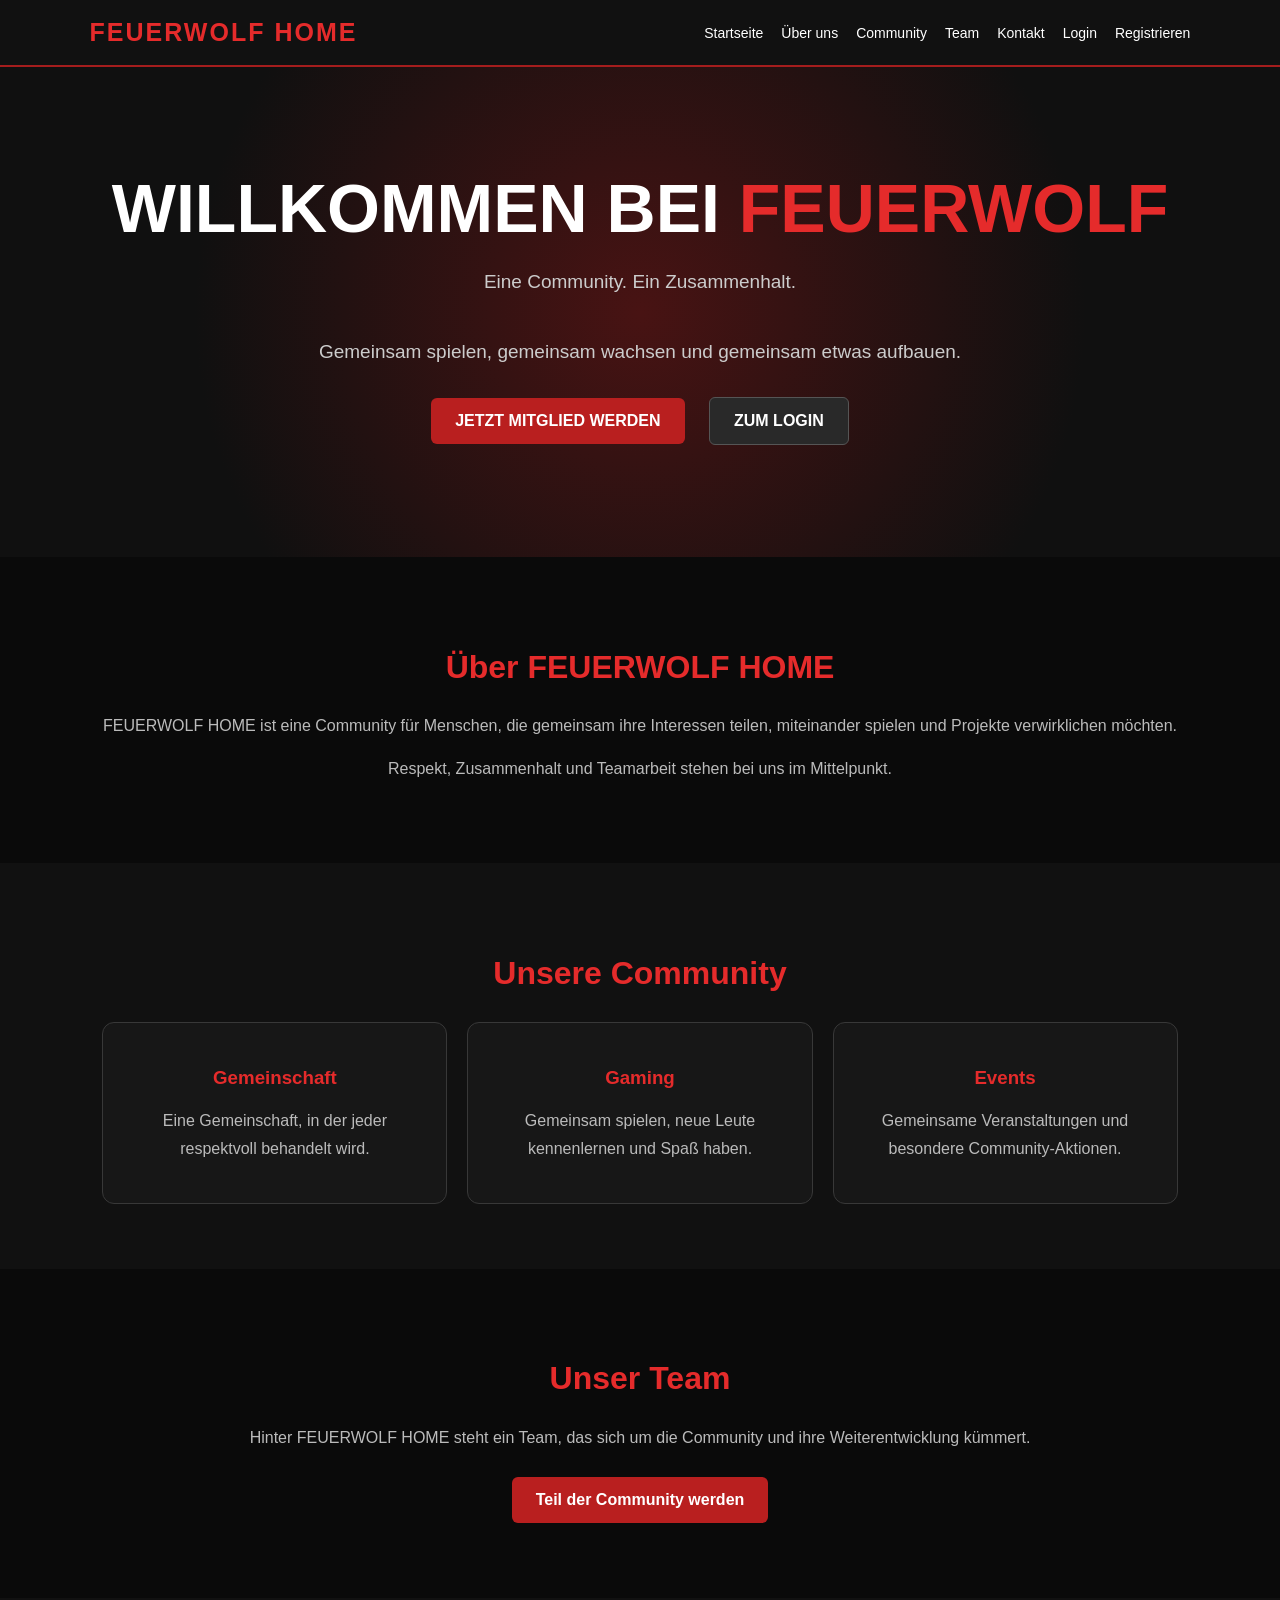
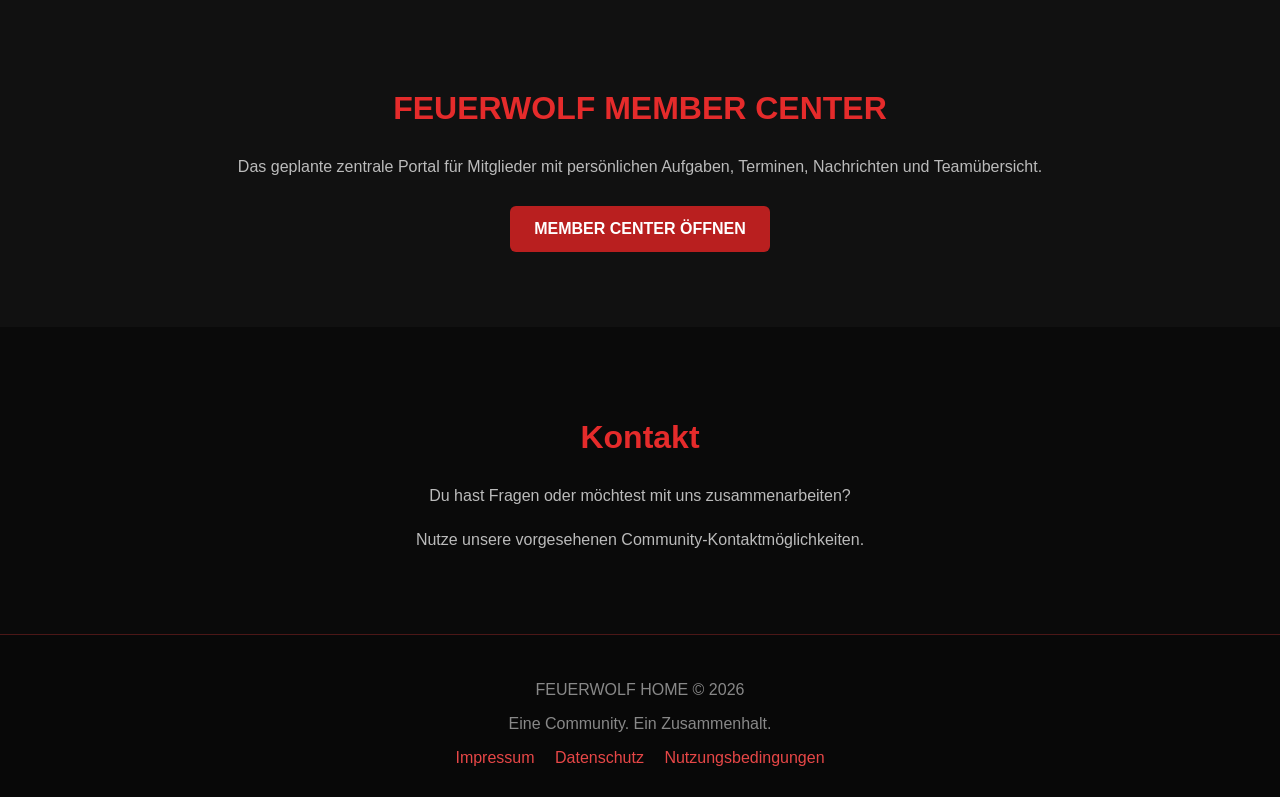
<file: index.html>
<!DOCTYPE html>
<html lang="de">
<head>
<meta charset="UTF-8">
<meta name="viewport" content="width=device-width, initial-scale=1.0">
<title>FEUERWOLF HOME – Eine Community. Ein Zusammenhalt.</title>
<style>
*{box-sizing:border-box;scroll-behavior:smooth}
body{margin:0;background:#0a0a0a;color:#f5f5f5;font-family:Arial,sans-serif}
header{background:#111;border-bottom:2px solid #a51d1d;padding:18px 7%;display:flex;justify-content:space-between;align-items:center;flex-wrap:wrap;gap:15px}
.logo{font-size:25px;font-weight:bold;color:#e52b2b;letter-spacing:2px}
nav{display:flex;gap:18px;flex-wrap:wrap}
nav a{color:white;text-decoration:none;font-size:14px}
nav a:hover{color:#f04444}
.hero{min-height:490px;display:flex;flex-direction:column;justify-content:center;align-items:center;text-align:center;padding:60px 20px;background:radial-gradient(circle at center,#481313,#101010 65%)}
.hero h1{font-size:clamp(36px,7vw,68px);margin:0;color:white}
.hero h1 span{color:#e52b2b}
.hero p{color:#ccc;font-size:19px}
.btn{display:inline-block;padding:14px 24px;margin:10px;background:#b91f1f;color:white;text-decoration:none;border-radius:6px;font-weight:bold}
.btn:hover{background:#e52b2b}
.btn.secondary{background:#292929;border:1px solid #555}
section{padding:65px 8%;text-align:center}
section h2{font-size:32px;color:#e52b2b}
section p{color:#bbb;line-height:1.7}
.cards{display:grid;grid-template-columns:repeat(auto-fit,minmax(220px,1fr));gap:20px;margin-top:30px}
.card{background:#171717;border:1px solid #383838;border-radius:12px;padding:25px}
.card h3{color:#e52b2b}
.dark{background:#111}
footer{background:#080808;border-top:1px solid #4b1717;padding:30px;text-align:center;color:#888}
footer a{color:#e74747;text-decoration:none;margin:8px}
</style>
</head>
<body>

<header>
  <div class="logo">FEUERWOLF HOME</div>
  <nav>
    <a href="#start">Startseite</a>
    <a href="#ueber">Über uns</a>
    <a href="#community">Community</a>
    <a href="#team">Team</a>
    <a href="#kontakt">Kontakt</a>
    <a href="login.html">Login</a>
    <a href="register.html">Registrieren</a>
  </nav>
</header>

<main>
<section class="hero" id="start">
  <h1>WILLKOMMEN BEI <span>FEUERWOLF</span></h1>
  <p>Eine Community. Ein Zusammenhalt.</p>
  <p>Gemeinsam spielen, gemeinsam wachsen und gemeinsam etwas aufbauen.</p>
  <div>
    <a class="btn" href="register.html">JETZT MITGLIED WERDEN</a>
    <a class="btn secondary" href="login.html">ZUM LOGIN</a>
  </div>
</section>

<section id="ueber">
  <h2>Über FEUERWOLF HOME</h2>
  <p>FEUERWOLF HOME ist eine Community für Menschen, die gemeinsam ihre Interessen teilen, miteinander spielen und Projekte verwirklichen möchten.</p>
  <p>Respekt, Zusammenhalt und Teamarbeit stehen bei uns im Mittelpunkt.</p>
</section>

<section class="dark" id="community">
  <h2>Unsere Community</h2>
  <div class="cards">
    <div class="card">
      <h3>Gemeinschaft</h3>
      <p>Eine Gemeinschaft, in der jeder respektvoll behandelt wird.</p>
    </div>
    <div class="card">
      <h3>Gaming</h3>
      <p>Gemeinsam spielen, neue Leute kennenlernen und Spaß haben.</p>
    </div>
    <div class="card">
      <h3>Events</h3>
      <p>Gemeinsame Veranstaltungen und besondere Community-Aktionen.</p>
    </div>
  </div>
</section>

<section id="team">
  <h2>Unser Team</h2>
  <p>Hinter FEUERWOLF HOME steht ein Team, das sich um die Community und ihre Weiterentwicklung kümmert.</p>
  <a class="btn" href="register.html">Teil der Community werden</a>
</section>

<section class="dark">
  <h2>FEUERWOLF MEMBER CENTER</h2>
  <p>Das geplante zentrale Portal für Mitglieder mit persönlichen Aufgaben, Terminen, Nachrichten und Teamübersicht.</p>
  <a class="btn" href="member.html">MEMBER CENTER ÖFFNEN</a>
</section>

<section id="kontakt">
  <h2>Kontakt</h2>
  <p>Du hast Fragen oder möchtest mit uns zusammenarbeiten?</p>
  <p>Nutze unsere vorgesehenen Community-Kontaktmöglichkeiten.</p>
</section>
</main>

<footer>
  <p>FEUERWOLF HOME © 2026</p>
  <p>Eine Community. Ein Zusammenhalt.</p>
  <a href="impressum.html">Impressum</a>
  <a href="datenschutz.html">Datenschutz</a>
  <a href="nutzungsbedingungen.html">Nutzungsbedingungen</a>
</footer>

</body>
</html>
</file>
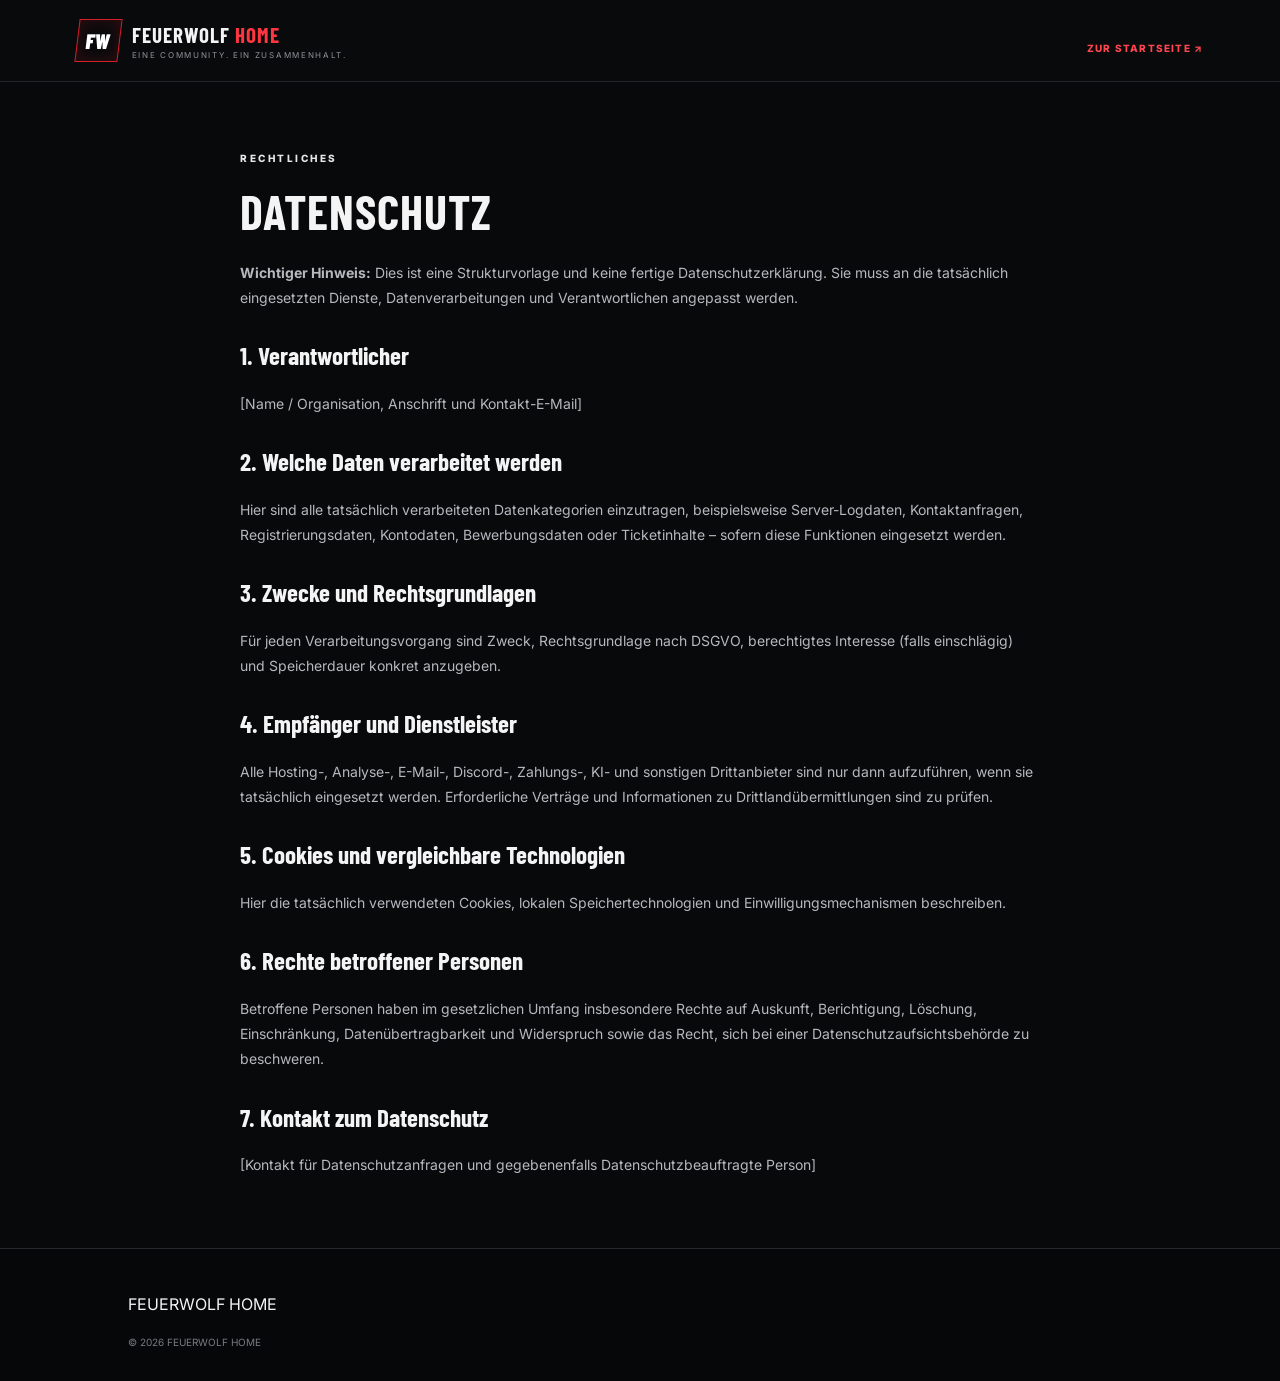
<file: datenschutz.html>
<!DOCTYPE html><html lang="de"><head><meta charset="UTF-8"><meta name="viewport" content="width=device-width, initial-scale=1"><title>Datenschutz | FEUERWOLF HOME</title><link rel="stylesheet" href="styles.css"></head><body><header class="site-header"><a class="brand" href="index.html"><div class="brand-mark">FW</div><div><strong>FEUERWOLF <em>HOME</em></strong><small>EINE COMMUNITY. EIN ZUSAMMENHALT.</small></div></a><a class="text-link" href="index.html">ZUR STARTSEITE ↗</a></header><main class="legal-page"><div class="section-tag">RECHTLICHES</div><h1>DATENSCHUTZ</h1><p><strong>Wichtiger Hinweis:</strong> Dies ist eine Strukturvorlage und keine fertige Datenschutzerklärung. Sie muss an die tatsächlich eingesetzten Dienste, Datenverarbeitungen und Verantwortlichen angepasst werden.</p><h2>1. Verantwortlicher</h2><p>[Name / Organisation, Anschrift und Kontakt-E-Mail]</p><h2>2. Welche Daten verarbeitet werden</h2><p>Hier sind alle tatsächlich verarbeiteten Datenkategorien einzutragen, beispielsweise Server-Logdaten, Kontaktanfragen, Registrierungsdaten, Kontodaten, Bewerbungsdaten oder Ticketinhalte – sofern diese Funktionen eingesetzt werden.</p><h2>3. Zwecke und Rechtsgrundlagen</h2><p>Für jeden Verarbeitungsvorgang sind Zweck, Rechtsgrundlage nach DSGVO, berechtigtes Interesse (falls einschlägig) und Speicherdauer konkret anzugeben.</p><h2>4. Empfänger und Dienstleister</h2><p>Alle Hosting-, Analyse-, E-Mail-, Discord-, Zahlungs-, KI- und sonstigen Drittanbieter sind nur dann aufzuführen, wenn sie tatsächlich eingesetzt werden. Erforderliche Verträge und Informationen zu Drittlandübermittlungen sind zu prüfen.</p><h2>5. Cookies und vergleichbare Technologien</h2><p>Hier die tatsächlich verwendeten Cookies, lokalen Speichertechnologien und Einwilligungsmechanismen beschreiben.</p><h2>6. Rechte betroffener Personen</h2><p>Betroffene Personen haben im gesetzlichen Umfang insbesondere Rechte auf Auskunft, Berichtigung, Löschung, Einschränkung, Datenübertragbarkeit und Widerspruch sowie das Recht, sich bei einer Datenschutzaufsichtsbehörde zu beschweren.</p><h2>7. Kontakt zum Datenschutz</h2><p>[Kontakt für Datenschutzanfragen und gegebenenfalls Datenschutzbeauftragte Person]</p></main><footer class="footer"><a href="index.html">FEUERWOLF HOME</a><p class="copyright">© 2026 FEUERWOLF HOME</p></footer></body></html>
</file>
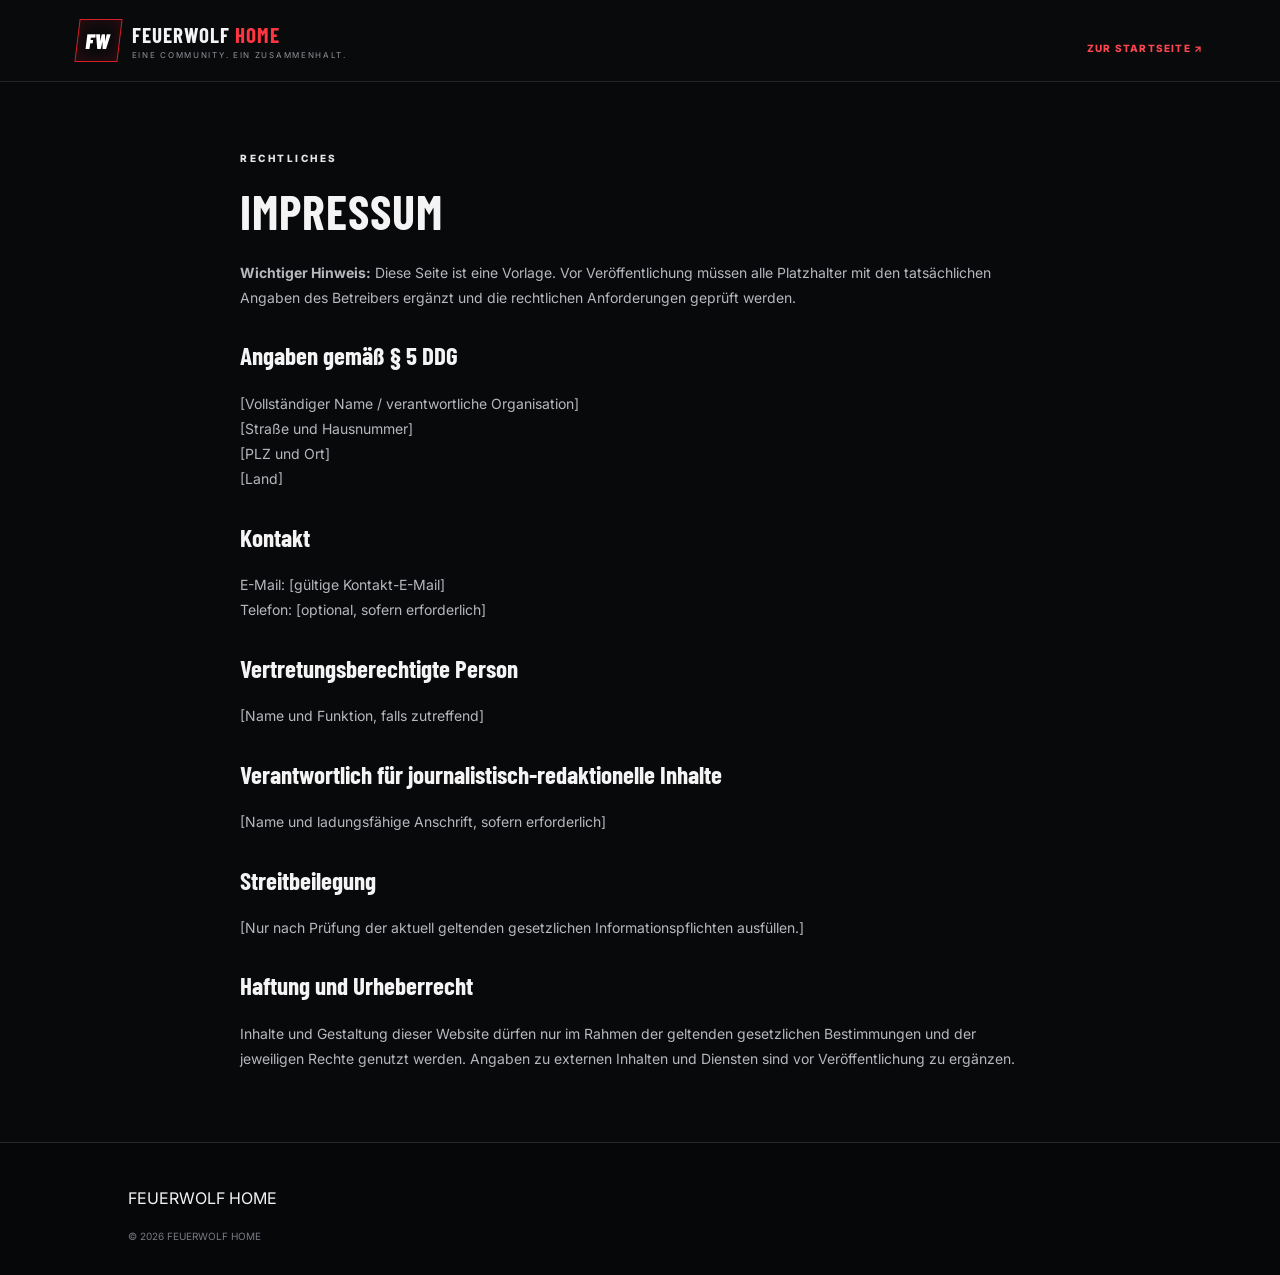
<file: impressum.html>
<!DOCTYPE html><html lang="de"><head><meta charset="UTF-8"><meta name="viewport" content="width=device-width, initial-scale=1"><title>Impressum | FEUERWOLF HOME</title><link rel="stylesheet" href="styles.css"></head><body><header class="site-header"><a class="brand" href="index.html"><div class="brand-mark">FW</div><div><strong>FEUERWOLF <em>HOME</em></strong><small>EINE COMMUNITY. EIN ZUSAMMENHALT.</small></div></a><a class="text-link" href="index.html">ZUR STARTSEITE ↗</a></header><main class="legal-page"><div class="section-tag">RECHTLICHES</div><h1>IMPRESSUM</h1><p><strong>Wichtiger Hinweis:</strong> Diese Seite ist eine Vorlage. Vor Veröffentlichung müssen alle Platzhalter mit den tatsächlichen Angaben des Betreibers ergänzt und die rechtlichen Anforderungen geprüft werden.</p><h2>Angaben gemäß § 5 DDG</h2><p>[Vollständiger Name / verantwortliche Organisation]<br>[Straße und Hausnummer]<br>[PLZ und Ort]<br>[Land]</p><h2>Kontakt</h2><p>E-Mail: [gültige Kontakt-E-Mail]<br>Telefon: [optional, sofern erforderlich]</p><h2>Vertretungsberechtigte Person</h2><p>[Name und Funktion, falls zutreffend]</p><h2>Verantwortlich für journalistisch-redaktionelle Inhalte</h2><p>[Name und ladungsfähige Anschrift, sofern erforderlich]</p><h2>Streitbeilegung</h2><p>[Nur nach Prüfung der aktuell geltenden gesetzlichen Informationspflichten ausfüllen.]</p><h2>Haftung und Urheberrecht</h2><p>Inhalte und Gestaltung dieser Website dürfen nur im Rahmen der geltenden gesetzlichen Bestimmungen und der jeweiligen Rechte genutzt werden. Angaben zu externen Inhalten und Diensten sind vor Veröffentlichung zu ergänzen.</p></main><footer class="footer"><a href="index.html">FEUERWOLF HOME</a><p class="copyright">© 2026 FEUERWOLF HOME</p></footer></body></html>
</file>
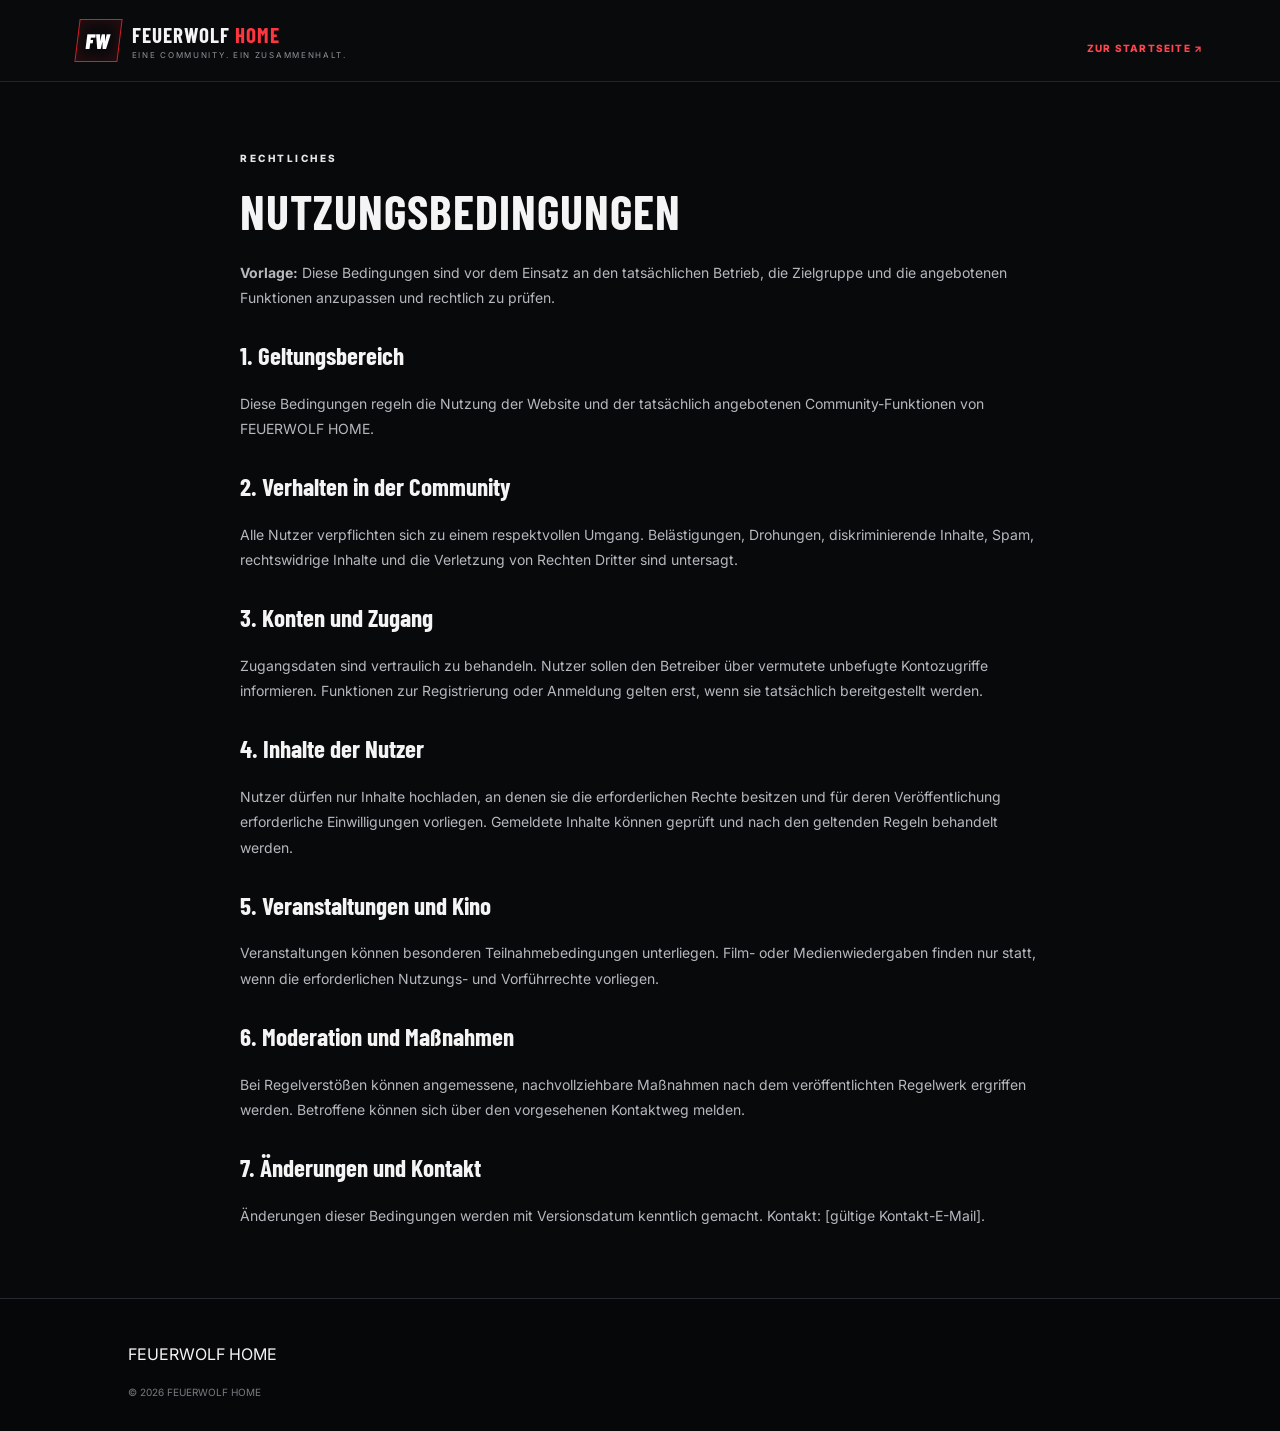
<file: nutzungsbedingungen.html>
<!DOCTYPE html><html lang="de"><head><meta charset="UTF-8"><meta name="viewport" content="width=device-width, initial-scale=1"><title>Nutzungsbedingungen | FEUERWOLF HOME</title><link rel="stylesheet" href="styles.css"></head><body><header class="site-header"><a class="brand" href="index.html"><div class="brand-mark">FW</div><div><strong>FEUERWOLF <em>HOME</em></strong><small>EINE COMMUNITY. EIN ZUSAMMENHALT.</small></div></a><a class="text-link" href="index.html">ZUR STARTSEITE ↗</a></header><main class="legal-page"><div class="section-tag">RECHTLICHES</div><h1>NUTZUNGSBEDINGUNGEN</h1><p><strong>Vorlage:</strong> Diese Bedingungen sind vor dem Einsatz an den tatsächlichen Betrieb, die Zielgruppe und die angebotenen Funktionen anzupassen und rechtlich zu prüfen.</p><h2>1. Geltungsbereich</h2><p>Diese Bedingungen regeln die Nutzung der Website und der tatsächlich angebotenen Community-Funktionen von FEUERWOLF HOME.</p><h2>2. Verhalten in der Community</h2><p>Alle Nutzer verpflichten sich zu einem respektvollen Umgang. Belästigungen, Drohungen, diskriminierende Inhalte, Spam, rechtswidrige Inhalte und die Verletzung von Rechten Dritter sind untersagt.</p><h2>3. Konten und Zugang</h2><p>Zugangsdaten sind vertraulich zu behandeln. Nutzer sollen den Betreiber über vermutete unbefugte Kontozugriffe informieren. Funktionen zur Registrierung oder Anmeldung gelten erst, wenn sie tatsächlich bereitgestellt werden.</p><h2>4. Inhalte der Nutzer</h2><p>Nutzer dürfen nur Inhalte hochladen, an denen sie die erforderlichen Rechte besitzen und für deren Veröffentlichung erforderliche Einwilligungen vorliegen. Gemeldete Inhalte können geprüft und nach den geltenden Regeln behandelt werden.</p><h2>5. Veranstaltungen und Kino</h2><p>Veranstaltungen können besonderen Teilnahmebedingungen unterliegen. Film- oder Medienwiedergaben finden nur statt, wenn die erforderlichen Nutzungs- und Vorführrechte vorliegen.</p><h2>6. Moderation und Maßnahmen</h2><p>Bei Regelverstößen können angemessene, nachvollziehbare Maßnahmen nach dem veröffentlichten Regelwerk ergriffen werden. Betroffene können sich über den vorgesehenen Kontaktweg melden.</p><h2>7. Änderungen und Kontakt</h2><p>Änderungen dieser Bedingungen werden mit Versionsdatum kenntlich gemacht. Kontakt: [gültige Kontakt-E-Mail].</p></main><footer class="footer"><a href="index.html">FEUERWOLF HOME</a><p class="copyright">© 2026 FEUERWOLF HOME</p></footer></body></html>
</file>
<file: styles.css>
@import url('https://fonts.googleapis.com/css2?family=Barlow+Condensed:wght@500;600;700;800;900&family=Inter:wght@400;500;600;700;800&display=swap');
:root{--bg:#08090b;--panel:#111317;--red:#d51f2a;--red2:#ff3540;--text:#f4f4f5;--muted:#a2a4aa;--line:#292c32}
*{box-sizing:border-box}html{scroll-behavior:smooth;scroll-padding-top:90px}body{margin:0;background:var(--bg);color:var(--text);font-family:Inter,Arial,sans-serif}a{color:inherit;text-decoration:none}.topline{height:30px;background:#a9141e;color:#fff;font-size:10px;font-weight:800;letter-spacing:2px;display:flex;align-items:center;justify-content:center;gap:9px}.pulse{width:6px;height:6px;border-radius:50%;background:#fff;box-shadow:0 0 10px #fff}.site-header{height:82px;padding:0 6vw;display:flex;align-items:center;justify-content:space-between;background:#090a0c;border-bottom:1px solid #22252a;position:sticky;top:0;z-index:20}.brand{display:flex;align-items:center;gap:12px}.brand-mark{width:43px;height:43px;border:1px solid var(--red);display:grid;place-items:center;color:#fff;font-family:'Barlow Condensed';font-weight:900;font-size:21px;transform:skew(-7deg);box-shadow:inset 0 0 16px #d51f2a33}.brand strong{display:block;font-family:'Barlow Condensed';font-size:21px;letter-spacing:1px}.brand em{font-style:normal;color:var(--red2)}.brand small{display:block;font-size:8px;color:#92949a;letter-spacing:1.7px;margin-top:3px}.nav{display:flex;align-items:center;gap:27px;font-size:11px;color:#c4c5c9;font-weight:600}.nav a:hover,.footer-links a:hover{color:#fff}.nav-login{border:1px solid #a51a24;padding:12px 17px;color:#fff}.menu-toggle{display:none;background:none;border:0;color:white;font-size:25px}.hero{min-height:650px;position:relative;overflow:hidden;display:flex;align-items:center;padding:85px 10vw;background:radial-gradient(ellipse at 78% 50%,#68151d55 0,transparent 42%),linear-gradient(110deg,#08090b 35%,#141014 100%)}.hero:after{content:"";position:absolute;inset:0;background:linear-gradient(90deg,#08090b 0%,transparent 75%),repeating-linear-gradient(125deg,transparent 0 80px,#ffffff05 81px 82px);pointer-events:none}.hero-bg{position:absolute;right:5%;top:8%;width:48%;height:80%;border:1px solid #a51a2433;transform:skew(-12deg);background:linear-gradient(145deg,#ed29351a,#09090b 65%);box-shadow:0 0 100px #b21d2a18}.hero-content{position:relative;z-index:2;max-width:690px}.eyebrow,.section-tag{font-size:10px;font-weight:800;letter-spacing:2.5px;color:#e7e7e9}.eyebrow{display:flex;align-items:center;gap:10px}.eyebrow span{width:25px;height:2px;background:var(--red2)}h1,h2,h3,p{margin-top:0}h1,h2,h3{font-family:'Barlow Condensed',Impact,sans-serif}h1{font-size:clamp(55px,7vw,94px);line-height:.91;letter-spacing:1px;margin:26px 0}h1 span,h2 span{color:var(--red2)}.hero-lead{font-size:19px;font-weight:700;margin-bottom:12px}.hero-copy{max-width:550px;color:#b8b9bf;line-height:1.8;font-size:14px}.hero-actions{display:flex;gap:13px;flex-wrap:wrap;margin-top:28px}.btn{display:inline-flex;align-items:center;gap:22px;padding:15px 20px;font-size:10px;font-weight:800;letter-spacing:1px}.btn-primary{background:var(--red);color:white;box-shadow:0 8px 28px #d51f2a33}.btn-primary:hover{background:#f02b36}.btn-outline{border:1px solid #555961;color:#fff}.hero-note{margin-top:52px;color:#85878e;font-size:9px;letter-spacing:2px;display:flex;align-items:center;gap:12px}.red-line{width:35px;height:2px;background:var(--red)}.hero-emblem{position:absolute;right:13%;top:29%;z-index:1;width:260px;height:300px;display:flex;flex-direction:column;align-items:center;justify-content:center;color:#fff;font-family:'Barlow Condensed';font-weight:900;letter-spacing:5px;text-align:center;text-shadow:0 0 25px #ef2634}.wolf-ring{width:205px;height:205px;border:2px solid #c82b36;border-radius:48% 48% 42% 42%;display:grid;place-items:center;font-size:90px;color:#d7d7d9;background:radial-gradient(circle,#6e171f55,#09090b 70%);box-shadow:0 0 55px #d51f2a33,inset 0 0 35px #d51f2a22}.hero-emblem span{font-size:15px;margin-top:14px}.hero-bottom{position:absolute;bottom:25px;left:6vw;right:6vw;display:flex;justify-content:space-between;color:#666970;font-size:9px;letter-spacing:2px;z-index:2}.section{padding:100px 10vw}.intro{background:#0d0f12}.intro-grid{display:grid;grid-template-columns:1fr 1fr;gap:8%;margin-top:35px}.intro h2,.section-head h2,.cinema h2,.join h2{font-size:clamp(43px,5vw,66px);line-height:.95;margin:0}.intro-grid p{color:var(--muted);font-size:14px;line-height:1.9}.intro-grid .large{color:#f2f2f3;font-size:19px;line-height:1.5}.text-link{display:inline-block;color:#ff4650;font-size:10px;font-weight:800;letter-spacing:1.2px;margin-top:15px}.areas{background:#090a0c}.section-head{display:flex;align-items:end;justify-content:space-between;gap:35px;margin-bottom:40px}.section-head h2{margin-top:15px}.section-head>p{max-width:360px;color:var(--muted);font-size:13px;line-height:1.8;margin-bottom:4px}.cards{display:grid;grid-template-columns:repeat(3,1fr);gap:14px}.feature-card{position:relative;min-height:230px;background:linear-gradient(145deg,#17191e,#0f1013);border:1px solid #282b31;padding:27px;transition:.2s}.feature-card:hover{border-color:#a8202b;transform:translateY(-3px)}.card-icon{font-size:25px;color:var(--red2);margin-bottom:24px}.card-no{position:absolute;right:25px;top:25px;color:#555860;font-family:'Barlow Condensed';font-size:22px}.feature-card h3{font-size:24px;letter-spacing:1px;margin-bottom:10px}.feature-card p{font-size:12px;line-height:1.7;color:#a7a9af;min-height:60px}.feature-card a{font-size:9px;font-weight:800;color:#ff4650;letter-spacing:1px}.cinema{display:grid;grid-template-columns:1fr 1fr;gap:8%;align-items:center;background:linear-gradient(110deg,#151014,#0b0c0e)}.cinema-art{padding:35px;background:#09090b;border:1px solid #482027;box-shadow:0 20px 60px #000}.screen{height:245px;border:7px solid #292a2e;background:radial-gradient(ellipse at center,#59151d,#100b0d 70%);display:flex;align-items:center;justify-content:center;flex-direction:column;gap:15px;box-shadow:0 0 35px #d51f2a22 inset}.screen-play{width:55px;height:55px;border:1px solid #ff4650;border-radius:50%;display:grid;place-items:center;color:#fff;padding-left:4px}.screen span{font-family:'Barlow Condensed';font-size:20px;letter-spacing:3px}.seat-row{text-align:center;color:#a5212b;letter-spacing:4px;margin-top:20px}.cinema-copy h2{margin:18px 0 22px}.cinema-copy p,.cinema-copy li{font-size:13px;color:#b1b2b7;line-height:1.8}.cinema-copy ul{padding-left:18px}.cinema-copy li::marker{color:var(--red2)}.small-note{font-size:10px!important;color:#777b83!important;border-left:2px solid var(--red);padding-left:12px}.team{background:#0d0f12}.team-panel{display:flex;align-items:center;gap:25px;padding:30px;border:1px solid #292c32;background:#121418}.team-symbol{width:75px;height:75px;flex:none;border:1px solid var(--red);display:grid;place-items:center;font-family:'Barlow Condensed';font-size:30px;font-weight:900;color:#fff}.team-panel h3{font-size:25px;margin-bottom:8px}.team-panel p{font-size:12px;color:var(--muted);margin:0;line-height:1.7}.team-panel .text-link{margin-left:auto;white-space:nowrap}.news{background:#090a0c}.news-placeholder{display:flex;align-items:center;gap:25px;padding:27px;border:1px solid #2b2d33;background:#121418}.news-date{width:65px;height:65px;display:grid;place-items:center;background:#a51a24;font-family:'Barlow Condensed';font-weight:800}.news-placeholder h3{font-size:24px;margin-bottom:5px}.news-placeholder p{font-size:12px;color:var(--muted);margin:0}.status-label{margin-left:auto;color:#ff5961;border:1px solid #7e2028;padding:8px 10px;font-size:8px;letter-spacing:1px}.join{background:radial-gradient(ellipse at 80% 50%,#70182066,transparent 50%),#101114;text-align:center}.join-inner{max-width:720px;margin:auto}.join h2{font-size:clamp(50px,6vw,78px);margin:20px 0}.join p{color:#b4b5bb;line-height:1.8;font-size:14px}.join .hero-actions{justify-content:center}.contact{background:#0b0c0f}.contact-grid{display:grid;grid-template-columns:repeat(3,1fr);gap:30px}.contact-grid>div{border-top:2px solid var(--red);padding-top:20px}.contact-label{font-size:9px;letter-spacing:1.5px;font-weight:800}.contact-grid p{font-size:12px;line-height:1.8;color:var(--muted);margin:15px 0}.placeholder{color:#ff5961;font-size:12px}.footer{padding:45px 10vw 25px;background:#060708;border-top:1px solid #27292e}.footer-brand{margin-bottom:30px}.footer-links{display:flex;gap:22px;flex-wrap:wrap;padding:20px 0;border-top:1px solid #24262b;border-bottom:1px solid #24262b;font-size:10px;color:#aeb0b6}.copyright{font-size:10px;color:#777a81;margin:22px 0 8px}.legal-hint{font-size:9px;color:#64676e;line-height:1.6}.legal-page{max-width:850px;margin:70px auto;padding:0 25px;min-height:60vh}.legal-page h1{font-size:48px}.legal-page h2{font-size:25px;margin-top:30px}.legal-page p{color:#b6b8be;line-height:1.8;font-size:14px}.legal-page a{color:#ff5961}.menu-toggle{cursor:pointer}
@media(max-width:900px){.nav{gap:13px}.hero-emblem{right:5%;opacity:.45}.cards{grid-template-columns:repeat(2,1fr)}.section{padding:75px 7vw}}
@media(max-width:650px){.site-header{height:70px;padding:0 5vw}.menu-toggle{display:block}.nav{display:none;position:absolute;top:70px;left:0;right:0;background:#0b0c0f;padding:20px 7vw;flex-direction:column;align-items:stretch;border-bottom:1px solid #333}.nav.open{display:flex}.nav-login{text-align:center}.hero{min-height:650px;padding:75px 7vw}.hero-emblem{right:-65px;top:40%;transform:scale(.7);opacity:.22}.hero-content{max-width:100%}.hero-bottom{left:7vw;right:7vw}.intro-grid,.cinema{grid-template-columns:1fr;gap:30px}.section-head{display:block}.section-head>p{margin-top:20px}.cards{grid-template-columns:1fr}.feature-card{min-height:205px}.team-panel{align-items:flex-start;flex-wrap:wrap}.team-panel .text-link{margin-left:0}.news-placeholder{align-items:flex-start;flex-wrap:wrap}.status-label{margin-left:0}.contact-grid{grid-template-columns:1fr}.section{padding:65px 7vw}.cinema-art{padding:18px}.screen{height:190px}.footer{padding:40px 7vw 22px}.footer-links{gap:15px}}
</file>
